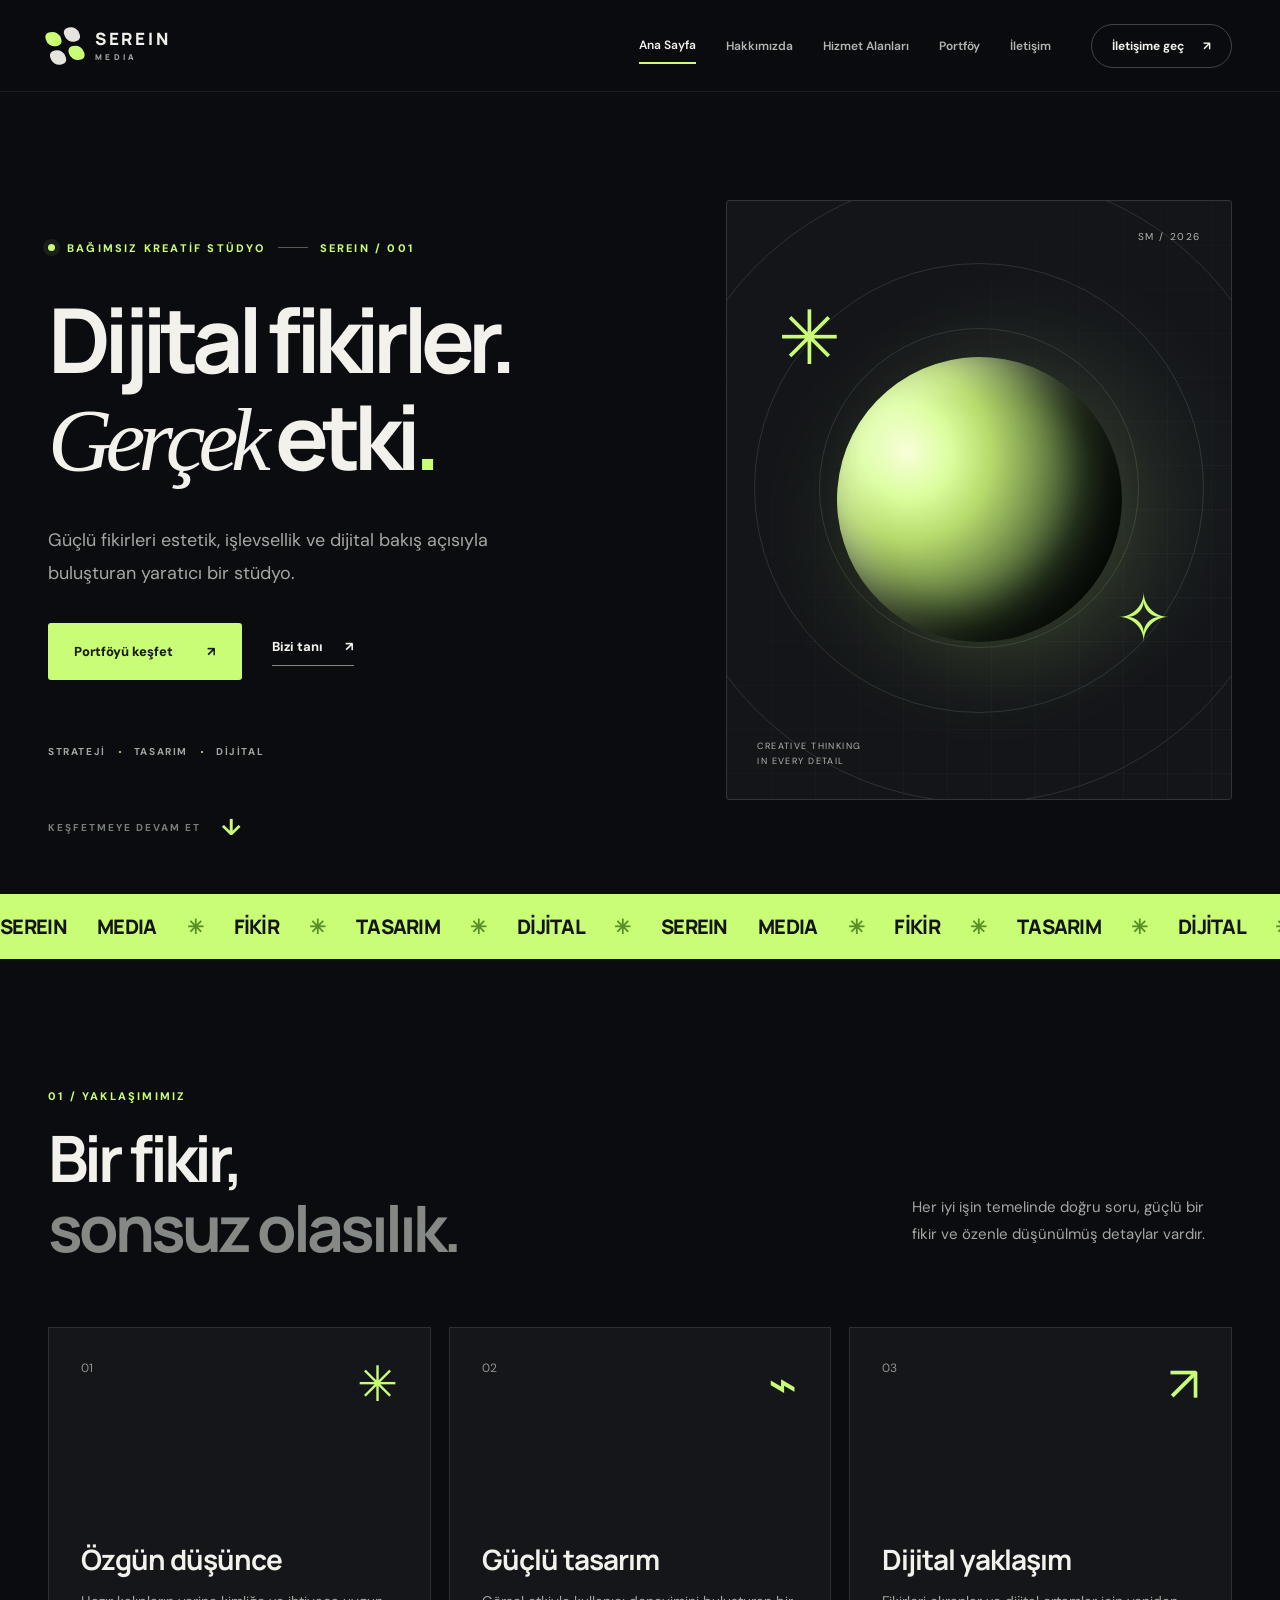
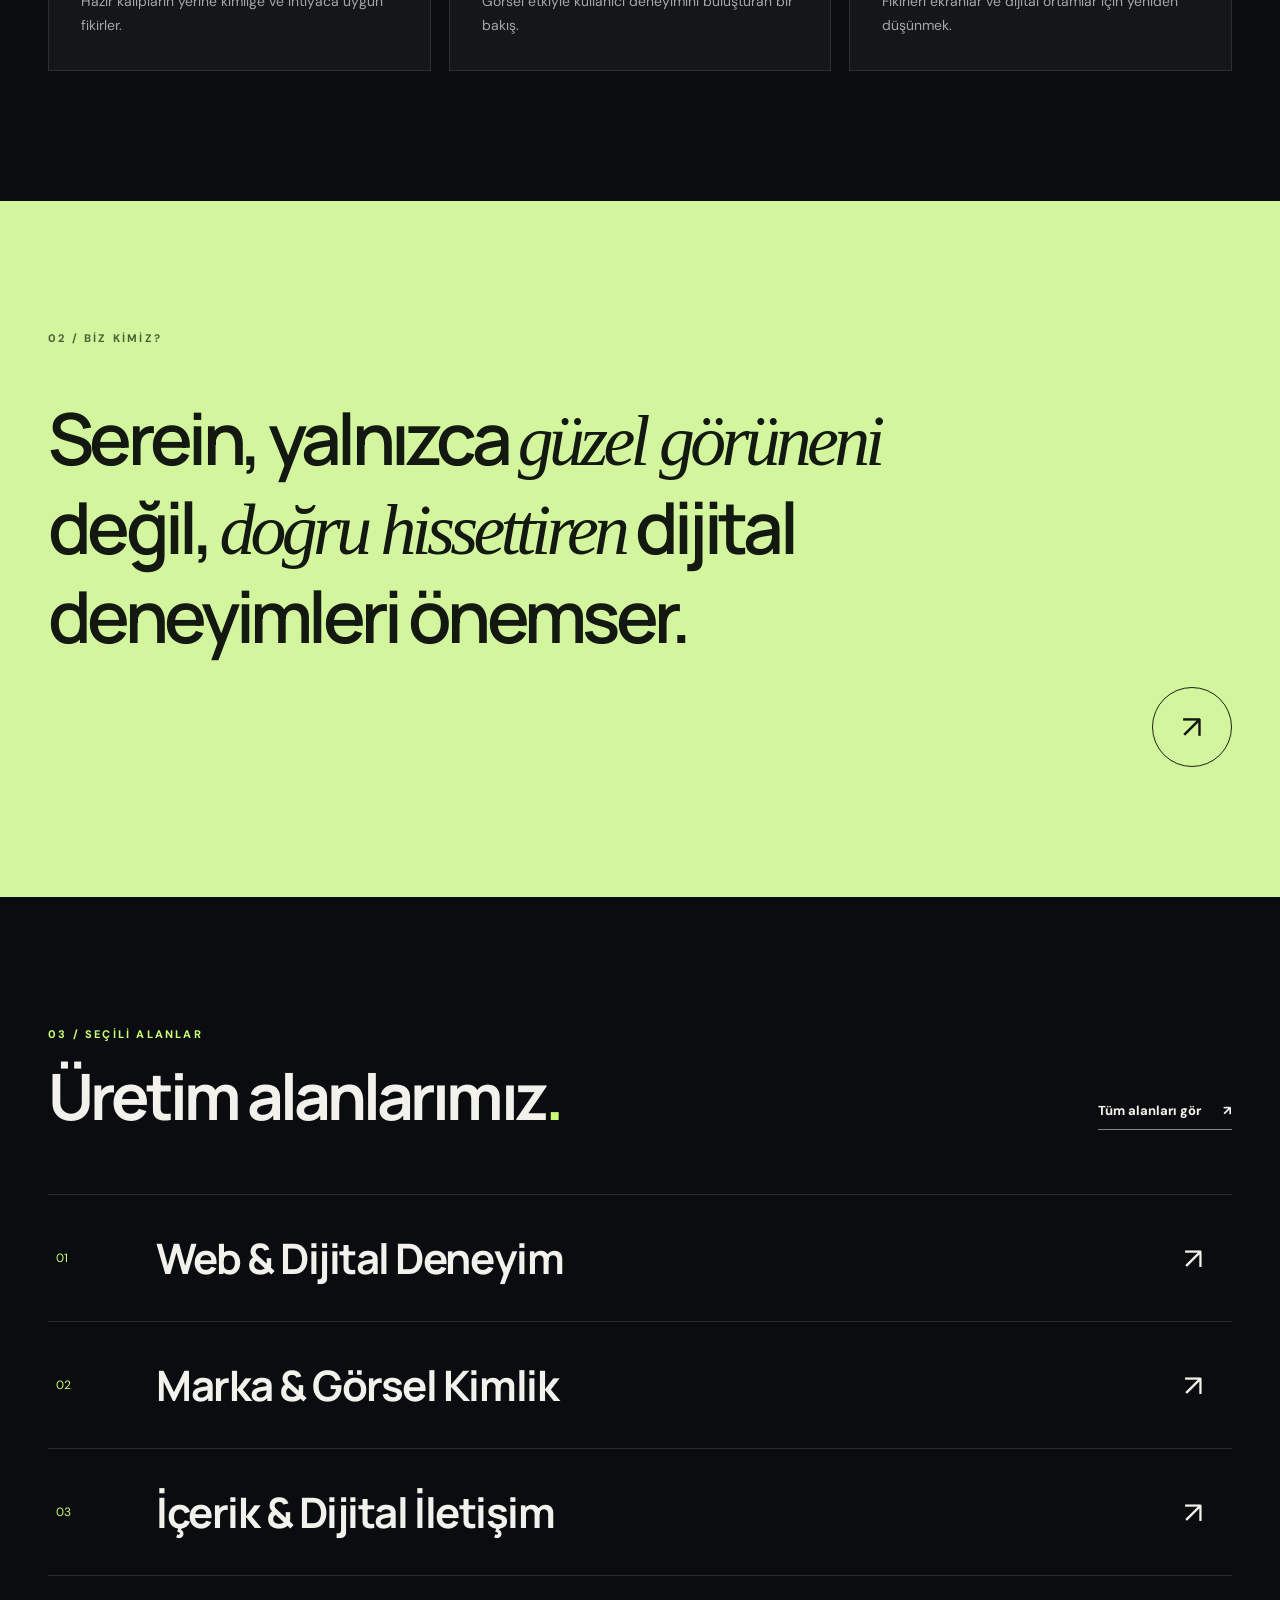
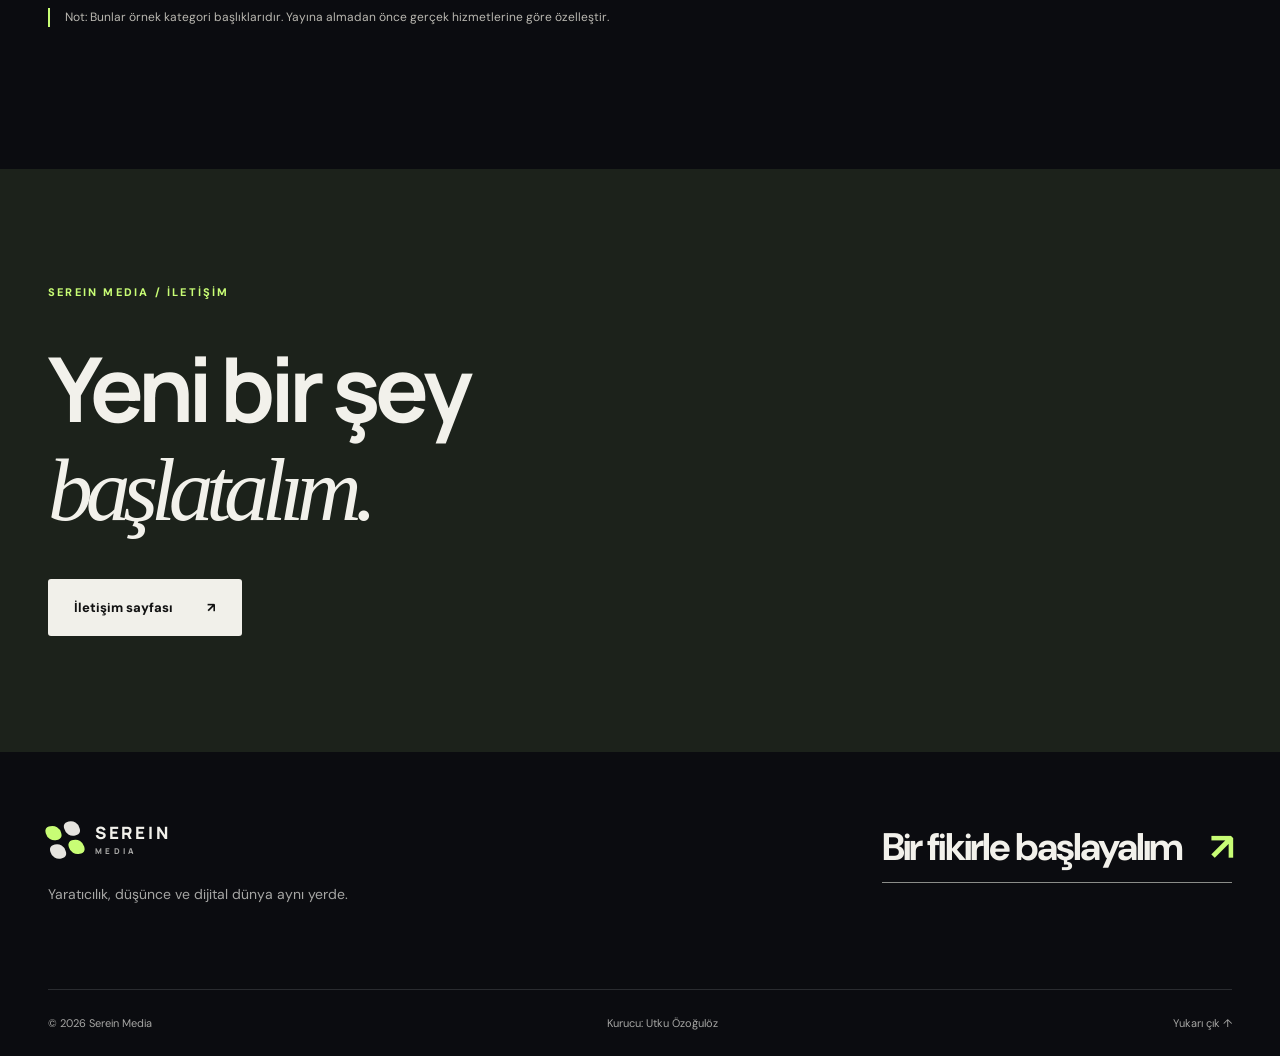
<file: index.html>
<!doctype html>
<html lang="tr">
<head>
  <meta charset="UTF-8">
  <meta name="viewport" content="width=device-width, initial-scale=1">
  <meta name="theme-color" content="#0b0c10">
  <meta name="description" content="Serein Media: yaratıcı düşünce ve dijital tasarım odağında bağımsız stüdyo.">
  <meta name="author" content="Serein Media">
  <title>Serein Media | Kreatif Dijital Stüdyo</title>
  <link rel="icon" type="image/svg+xml" href="assets/favicon.svg">
  <link rel="stylesheet" href="assets/style.css">
  <script src="assets/main.js" defer></script>
</head>
<body data-page="home">
  <a class="skip-link" href="#icerik">İçeriğe geç</a>
  <div class="progress-bar" aria-hidden="true"></div>
  <header class="site-header" id="header">
    <div class="container header-inner">
      <a href="index.html" class="brand" aria-label="Serein Media ana sayfa">
        <span class="brand-icon" aria-hidden="true"><span></span><span></span><span></span><span></span></span>
        <span class="brand-name">SEREIN<span>MEDIA</span></span>
      </a>
      <button class="menu-toggle" aria-expanded="false" aria-controls="primary-menu" aria-label="Menüyü aç"><span></span><span></span></button>
      <nav class="primary-nav" id="primary-menu" aria-label="Ana menü">
       <a href="index.html" class="nav-link active" aria-current="page">Ana Sayfa</a>
<a href="hakkimizda.html" class="nav-link " >Hakkımızda</a>
<a href="hizmetler.html" class="nav-link " >Hizmet Alanları</a>
<a href="portfoy.html" class="nav-link " >Portföy</a>
<a href="iletisim.html" class="nav-link " >İletişim</a>
      </nav>
      <a class="header-cta" href="iletisim.html">İletişime geç <span aria-hidden="true">↗</span></a>
    </div>
  </header>
  <main id="icerik">
  <section class="hero section-pad">
  <div class="container hero-grid">
    <div class="hero-copy">
      <div class="eyebrow"><span class="pulse"></span> Bağımsız kreatif stüdyo <span class="eyebrow-line"></span> SEREIN / 001</div>
      <h1>Dijital fikirler.<br><span class="serif-accent">Gerçek</span> etki<span class="accent-dot">.</span></h1>
      <p class="lead">Güçlü fikirleri estetik, işlevsellik ve dijital bakış açısıyla buluşturan yaratıcı bir stüdyo.</p>
      <div class="hero-actions"><a href="portfoy.html" class="button button-accent">Portföyü keşfet <span>↗</span></a><a href="hakkimizda.html" class="text-link">Bizi tanı <span>↗</span></a></div>
      <div class="hero-index"><span>STRATEJİ</span><i></i><span>TASARIM</span><i></i><span>DİJİTAL</span></div>
    </div>
    <div class="hero-art" aria-label="Serein Media için soyut, üç boyut etkili görsel kompozisyon" role="img">
       <div class="hero-art-grid"></div><div class="hero-orbit orbit-one"></div><div class="hero-orbit orbit-two"></div><div class="hero-orbit orbit-three"></div><div class="orb-wrap"><div class="orb"></div></div><span class="art-star star-a">✳</span><span class="art-star star-b">✧</span><span class="art-caption">CREATIVE THINKING<br>IN EVERY DETAIL</span><span class="art-number">SM / 2026</span>
    </div>
  </div>
  <div class="container scroll-hint"><span>KEŞFETMEYE DEVAM ET</span><span class="down-arrow">↓</span></div>
</section>
<div class="marquee" aria-hidden="true"><div class="marquee-track">SEREIN MEDIA <b>✳</b> FİKİR <b>✳</b> TASARIM <b>✳</b> DİJİTAL <b>✳</b> SEREIN MEDIA <b>✳</b> FİKİR <b>✳</b> TASARIM <b>✳</b> DİJİTAL <b>✳</b></div></div>
<section class="section-pad features" id="yaklasim"><div class="container"><div class="section-head reveal"><div><p class="kicker">01 / YAKLAŞIMIMIZ</p><h2>Bir fikir,<br><span class="muted-heading">sonsuz olasılık.</span></h2></div><p>Her iyi işin temelinde doğru soru, güçlü bir fikir ve özenle düşünülmüş detaylar vardır.</p></div>
<div class="feature-grid"><article class="feature-card reveal"><div class="feature-top"><span>01</span><span class="feature-icon">✳</span></div><h3>Özgün düşünce</h3><p>Hazır kalıpların yerine kimliğe ve ihtiyaca uygun fikirler.</p></article><article class="feature-card reveal"><div class="feature-top"><span>02</span><span class="feature-icon">⌁</span></div><h3>Güçlü tasarım</h3><p>Görsel etkiyle kullanıcı deneyimini buluşturan bir bakış.</p></article><article class="feature-card reveal"><div class="feature-top"><span>03</span><span class="feature-icon">↗</span></div><h3>Dijital yaklaşım</h3><p>Fikirleri ekranlar ve dijital ortamlar için yeniden düşünmek.</p></article></div></div></section>
<section class="statement section-pad"><div class="container"><p class="kicker">02 / BİZ KİMİZ?</p><p class="statement-text reveal">Serein, yalnızca <em>güzel görüneni</em> değil, <em>doğru hissettiren</em> dijital deneyimleri önemser.</p><a href="hakkimizda.html" class="round-link" aria-label="Hakkımızda sayfasına git">↗</a></div></section>
<section class="section-pad work-teaser"><div class="container"><div class="section-head reveal"><div><p class="kicker">03 / SEÇİLİ ALANLAR</p><h2>Üretim alanlarımız<span class="accent-dot">.</span></h2></div><a class="text-link" href="hizmetler.html">Tüm alanları gör <span>↗</span></a></div><div class="teaser-list"><a href="hizmetler.html#web" class="teaser-row reveal"><span>01</span><h3>Web & Dijital Deneyim</h3><span>↗</span></a><a href="hizmetler.html#kimlik" class="teaser-row reveal"><span>02</span><h3>Marka & Görsel Kimlik</h3><span>↗</span></a><a href="hizmetler.html#icerik" class="teaser-row reveal"><span>03</span><h3>İçerik & Dijital İletişim</h3><span>↗</span></a></div><p class="editorial-note">Not: Bunlar örnek kategori başlıklarıdır. Yayına almadan önce gerçek hizmetlerine göre özelleştir.</p></div></section>
<section class="closing-cta"><div class="container reveal"><p class="kicker">SEREIN MEDIA / İLETİŞİM</p><h2>Yeni bir şey<br><span class="serif-accent">başlatalım.</span></h2><a class="button button-light" href="iletisim.html">İletişim sayfası <span>↗</span></a></div></section>
  </main>
  <footer class="site-footer">
    <div class="container">
      <div class="footer-top">
        <div><a href="index.html" class="brand footer-brand"><span class="brand-icon" aria-hidden="true"><span></span><span></span><span></span><span></span></span><span class="brand-name">SEREIN<span>MEDIA</span></span></a><p>Yaratıcılık, düşünce ve dijital dünya aynı yerde.</p></div>
        <a href="iletisim.html" class="footer-talk">Bir fikirle başlayalım <span>↗</span></a>
      </div>
      <div class="footer-bottom"><span>© <span id="year">2026</span> Serein Media</span><span>Kurucu: Utku Özoğulöz</span><a href="#header">Yukarı çık ↑</a></div>
    </div>
  </footer>
</body>
</html>
</file>
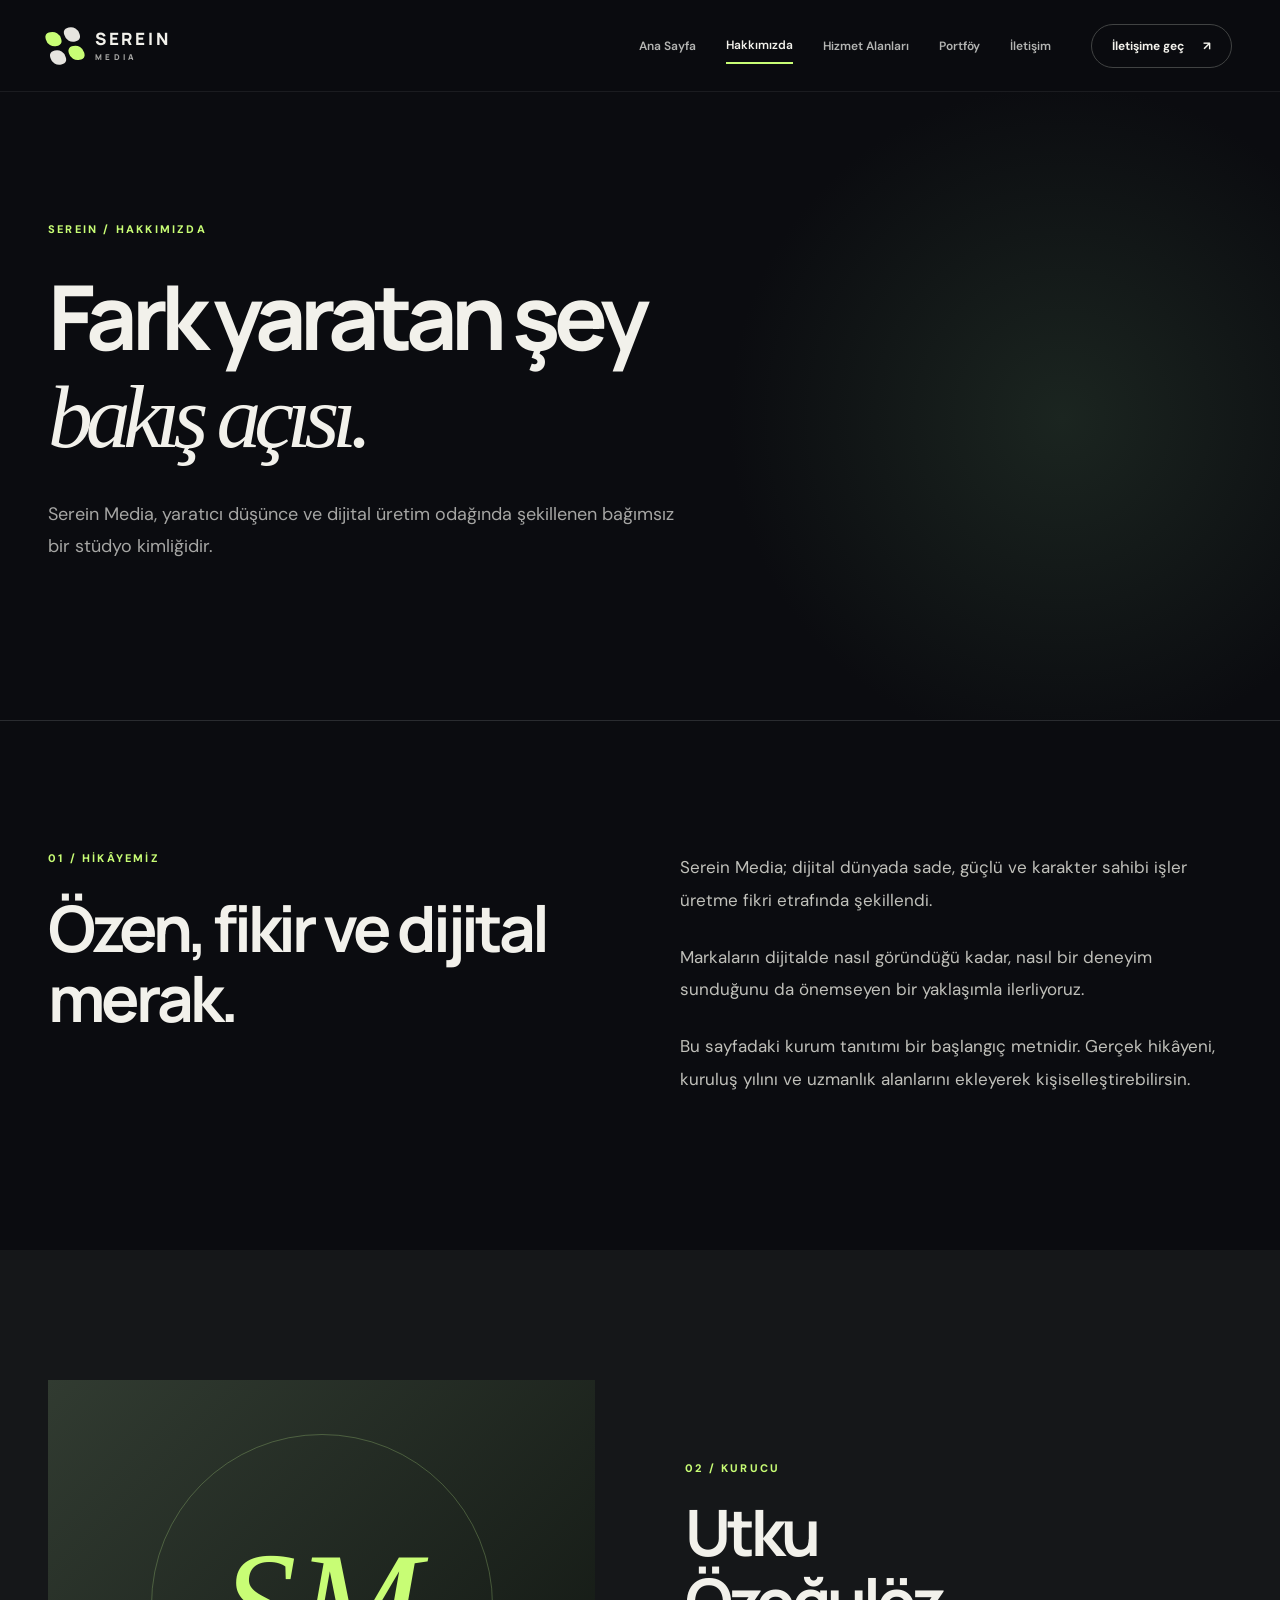
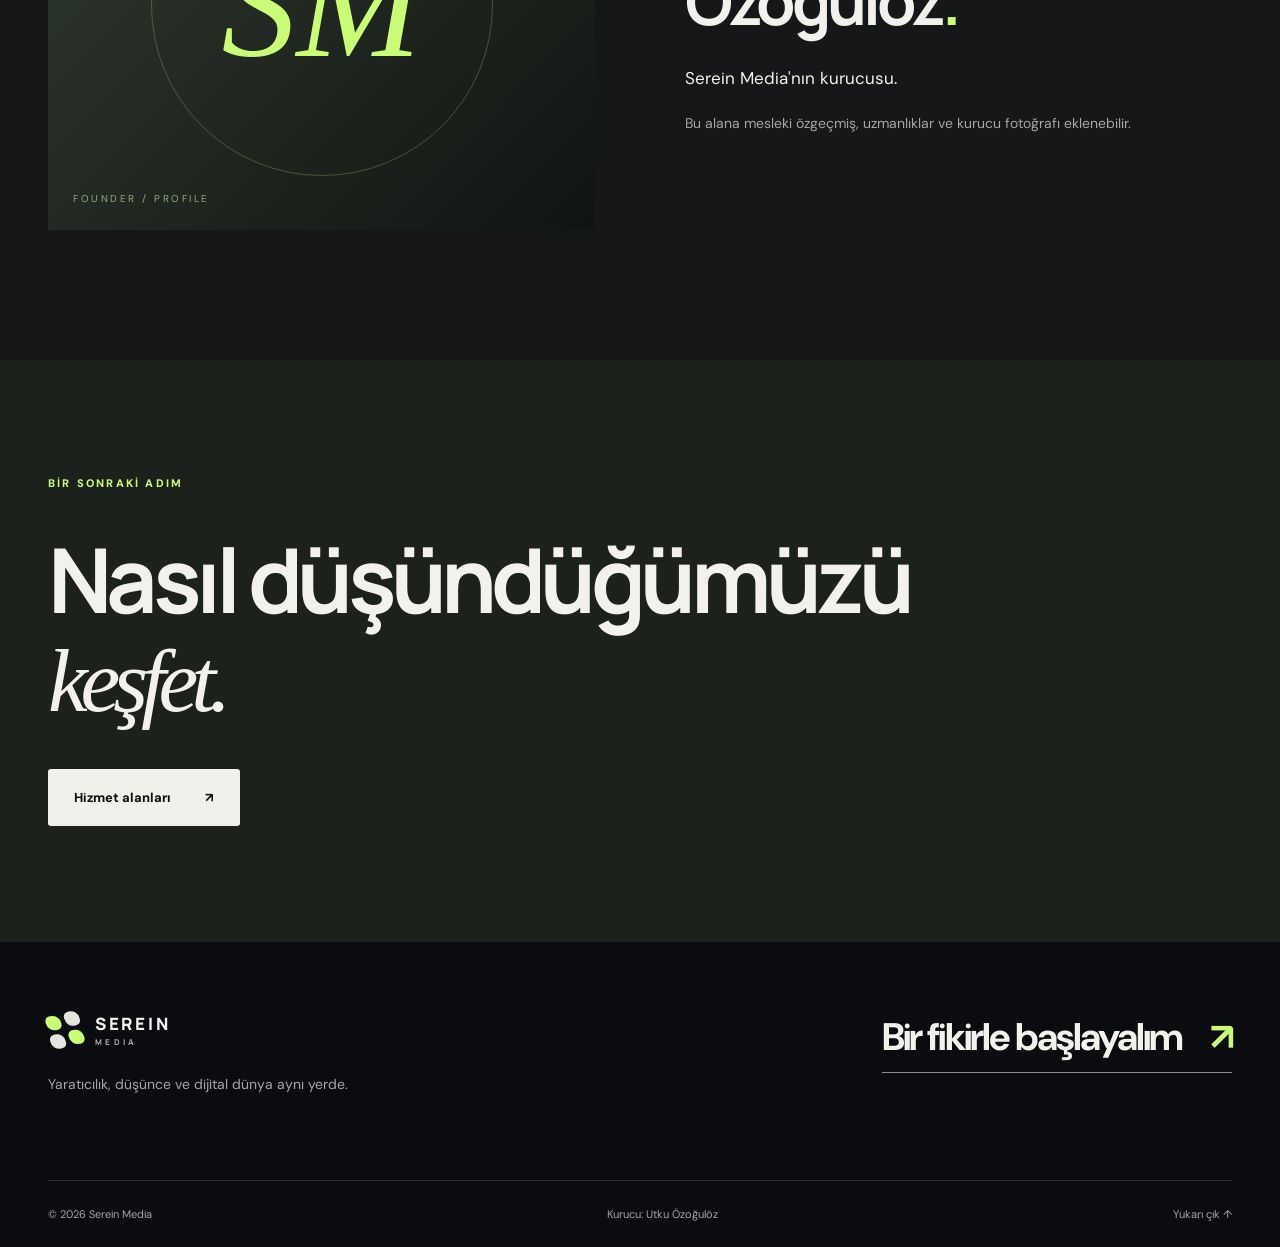
<file: hakkimizda.html>
<!doctype html>
<html lang="tr">
<head>
  <meta charset="UTF-8">
  <meta name="viewport" content="width=device-width, initial-scale=1">
  <meta name="theme-color" content="#0b0c10">
  <meta name="description" content="Serein Media hakkında ve kurucusu Utku Özoğulöz ile ilgili bilgiler.">
  <meta name="author" content="Serein Media">
  <title>Hakkımızda | Serein Media</title>
  <link rel="icon" type="image/svg+xml" href="assets/favicon.svg">
  <link rel="stylesheet" href="assets/style.css">
  <script src="assets/main.js" defer></script>
</head>
<body data-page="about">
  <a class="skip-link" href="#icerik">İçeriğe geç</a>
  <div class="progress-bar" aria-hidden="true"></div>
  <header class="site-header" id="header">
    <div class="container header-inner">
      <a href="index.html" class="brand" aria-label="Serein Media ana sayfa">
        <span class="brand-icon" aria-hidden="true"><span></span><span></span><span></span><span></span></span>
        <span class="brand-name">SEREIN<span>MEDIA</span></span>
      </a>
      <button class="menu-toggle" aria-expanded="false" aria-controls="primary-menu" aria-label="Menüyü aç"><span></span><span></span></button>
      <nav class="primary-nav" id="primary-menu" aria-label="Ana menü">
       <a href="index.html" class="nav-link " >Ana Sayfa</a>
<a href="hakkimizda.html" class="nav-link active" aria-current="page">Hakkımızda</a>
<a href="hizmetler.html" class="nav-link " >Hizmet Alanları</a>
<a href="portfoy.html" class="nav-link " >Portföy</a>
<a href="iletisim.html" class="nav-link " >İletişim</a>
      </nav>
      <a class="header-cta" href="iletisim.html">İletişime geç <span aria-hidden="true">↗</span></a>
    </div>
  </header>
  <main id="icerik">
  <section class="page-hero section-pad"><div class="container"><p class="kicker">SEREIN / HAKKIMIZDA</p><h1>Fark yaratan şey<br><span class="serif-accent">bakış açısı.</span></h1><p class="page-lead">Serein Media, yaratıcı düşünce ve dijital üretim odağında şekillenen bağımsız bir stüdyo kimliğidir.</p></div></section>
<section class="section-pad inner-section"><div class="container two-col"><div><p class="kicker">01 / HİKÂYEMİZ</p><h2>Özen, fikir ve dijital merak.</h2></div><div class="prose"><p>Serein Media; dijital dünyada sade, güçlü ve karakter sahibi işler üretme fikri etrafında şekillendi.</p><p>Markaların dijitalde nasıl göründüğü kadar, nasıl bir deneyim sunduğunu da önemseyen bir yaklaşımla ilerliyoruz.</p><p>Bu sayfadaki kurum tanıtımı bir başlangıç metnidir. Gerçek hikâyeni, kuruluş yılını ve uzmanlık alanlarını ekleyerek kişiselleştirebilirsin.</p></div></div></section>
<section class="section-pad founder"><div class="container founder-grid"><div class="founder-art"><span>SM</span><span>FOUNDER / PROFILE</span></div><div><p class="kicker">02 / KURUCU</p><h2>Utku<br>Özoğulöz<span class="accent-dot">.</span></h2><p>Serein Media'nın kurucusu.</p><p class="subtle">Bu alana mesleki özgeçmiş, uzmanlıklar ve kurucu fotoğrafı eklenebilir.</p></div></div></section>
<section class="closing-cta"><div class="container"><p class="kicker">BİR SONRAKİ ADIM</p><h2>Nasıl düşündüğümüzü<br><span class="serif-accent">keşfet.</span></h2><a class="button button-light" href="hizmetler.html">Hizmet alanları <span>↗</span></a></div></section>
  </main>
  <footer class="site-footer">
    <div class="container">
      <div class="footer-top">
        <div><a href="index.html" class="brand footer-brand"><span class="brand-icon" aria-hidden="true"><span></span><span></span><span></span><span></span></span><span class="brand-name">SEREIN<span>MEDIA</span></span></a><p>Yaratıcılık, düşünce ve dijital dünya aynı yerde.</p></div>
        <a href="iletisim.html" class="footer-talk">Bir fikirle başlayalım <span>↗</span></a>
      </div>
      <div class="footer-bottom"><span>© <span id="year">2026</span> Serein Media</span><span>Kurucu: Utku Özoğulöz</span><a href="#header">Yukarı çık ↑</a></div>
    </div>
  </footer>
</body>
</html>
</file>
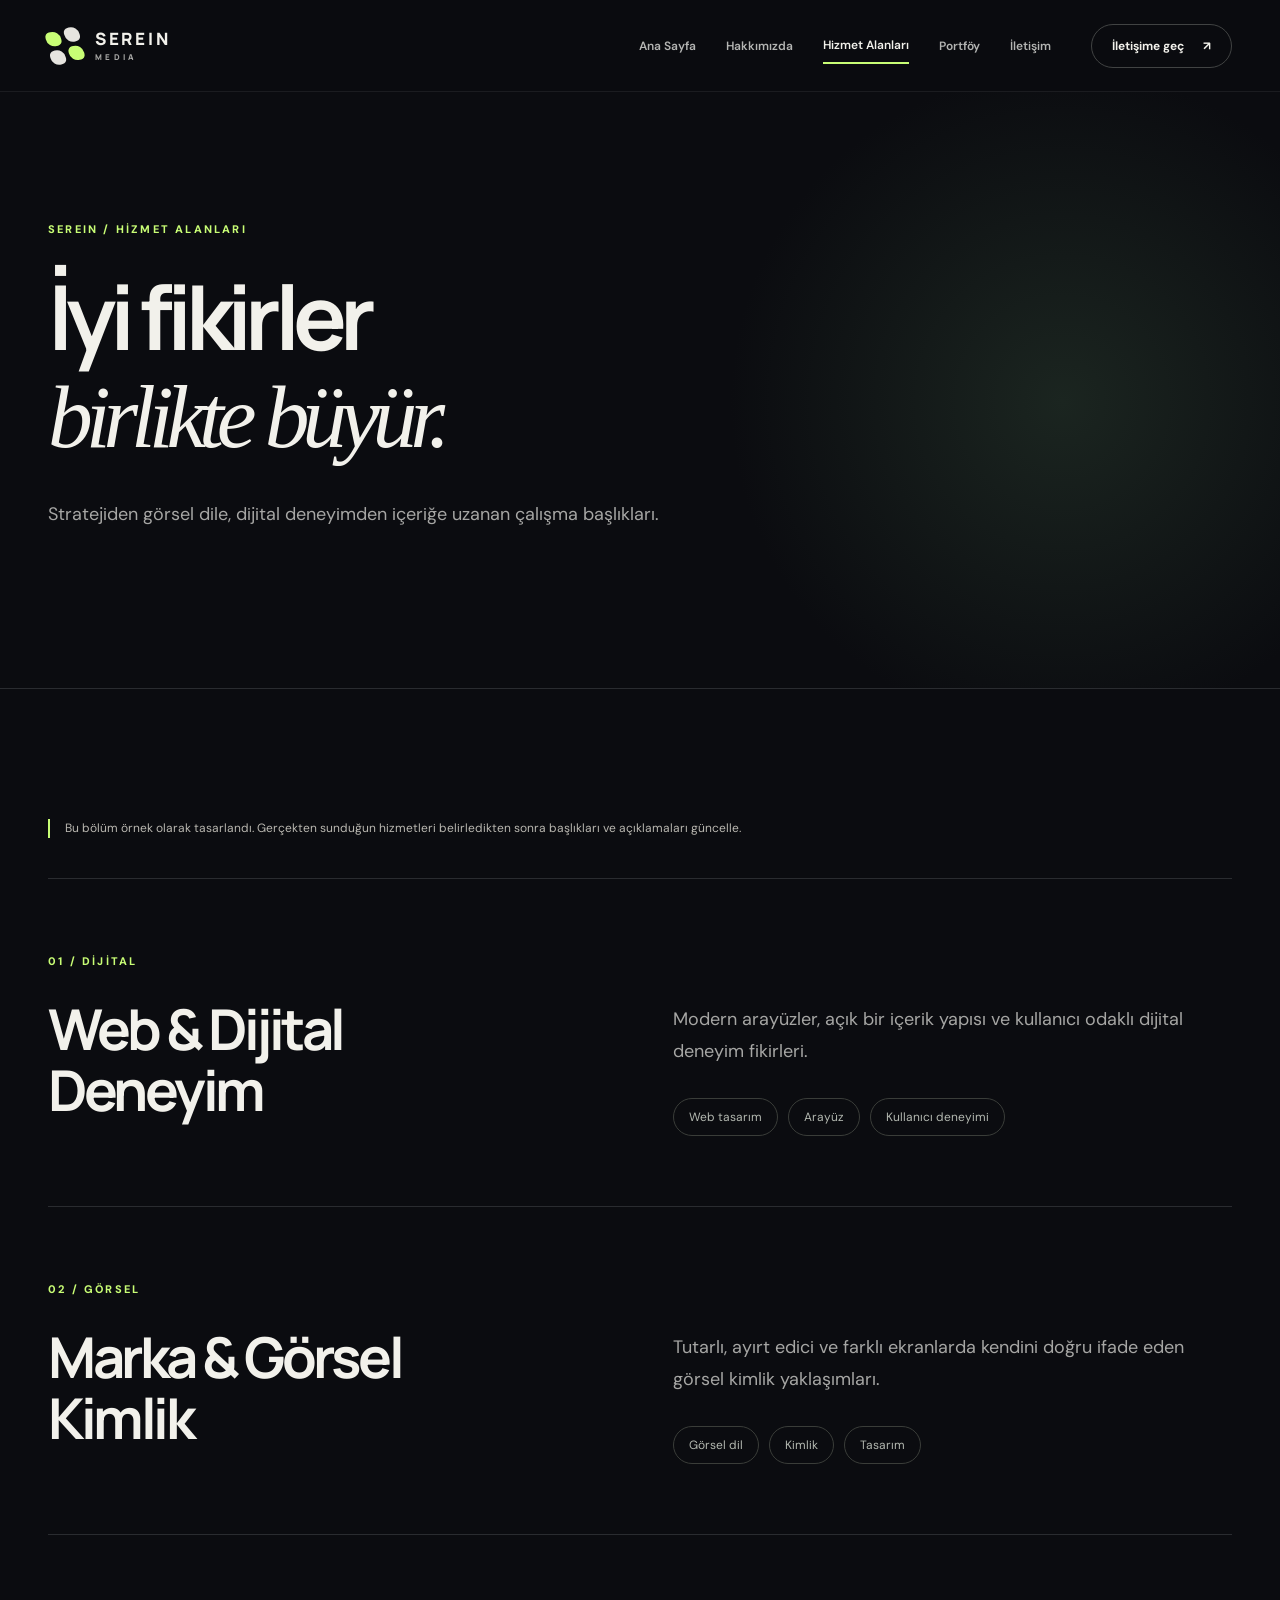
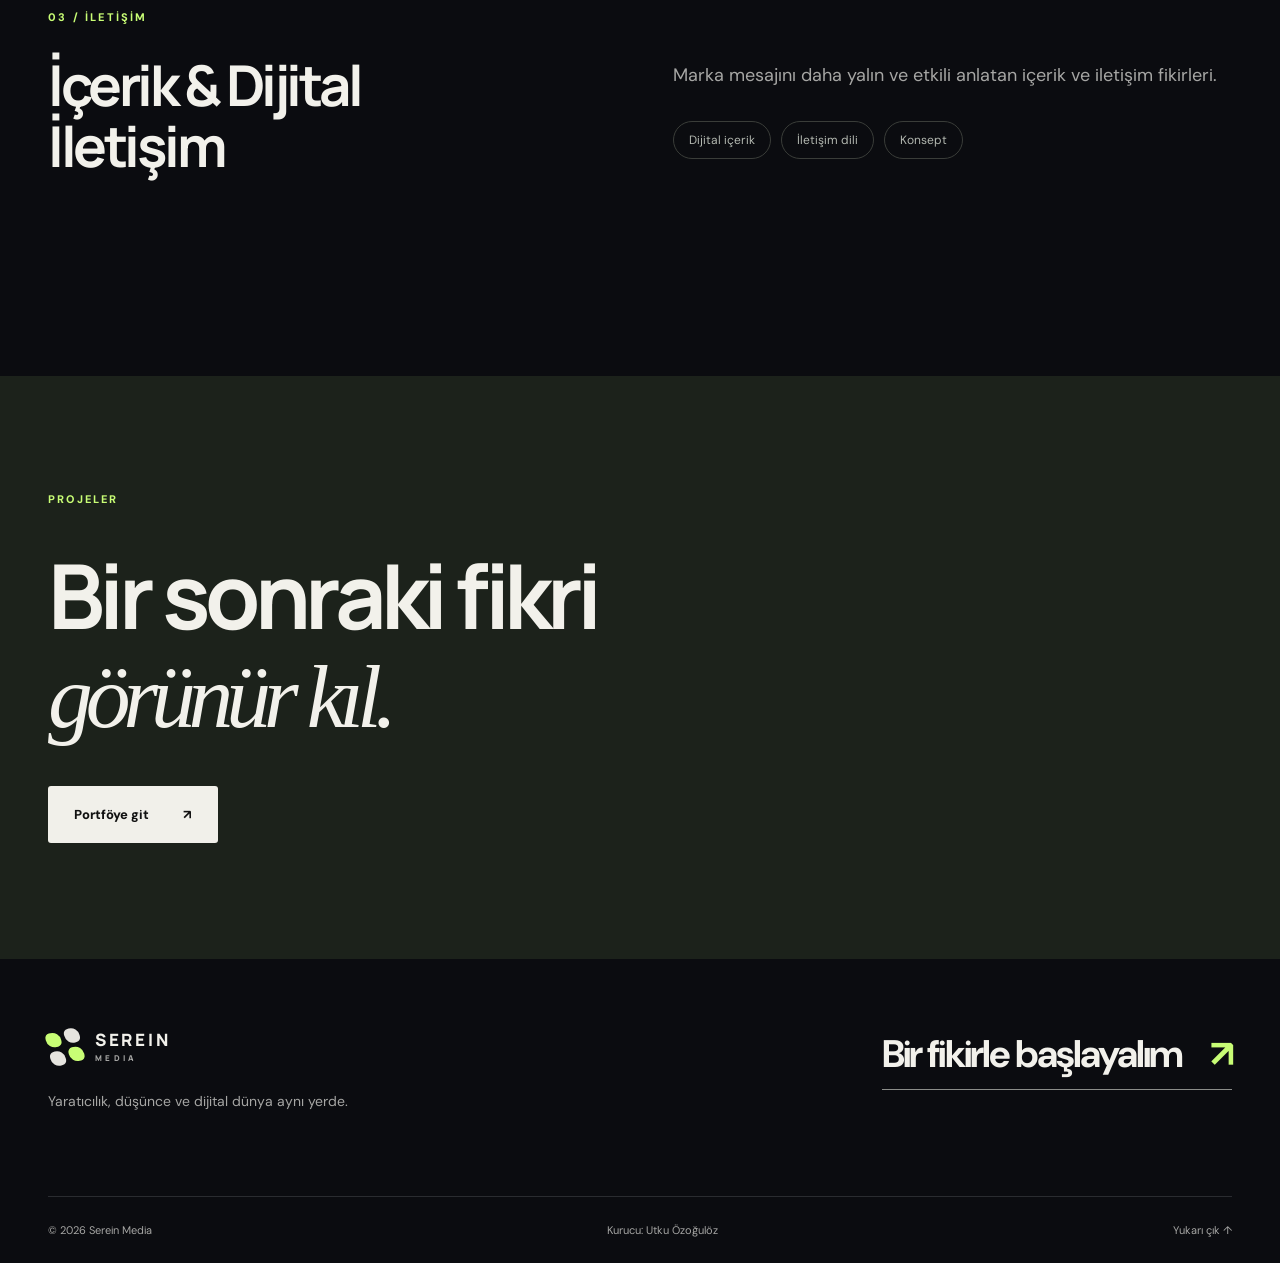
<file: hizmetler.html>
<!doctype html>
<html lang="tr">
<head>
  <meta charset="UTF-8">
  <meta name="viewport" content="width=device-width, initial-scale=1">
  <meta name="theme-color" content="#0b0c10">
  <meta name="description" content="Serein Media için web, tasarım ve dijital iletişim alanlarını tanıtan portföy taslağı.">
  <meta name="author" content="Serein Media">
  <title>Hizmet Alanları | Serein Media</title>
  <link rel="icon" type="image/svg+xml" href="assets/favicon.svg">
  <link rel="stylesheet" href="assets/style.css">
  <script src="assets/main.js" defer></script>
</head>
<body data-page="services">
  <a class="skip-link" href="#icerik">İçeriğe geç</a>
  <div class="progress-bar" aria-hidden="true"></div>
  <header class="site-header" id="header">
    <div class="container header-inner">
      <a href="index.html" class="brand" aria-label="Serein Media ana sayfa">
        <span class="brand-icon" aria-hidden="true"><span></span><span></span><span></span><span></span></span>
        <span class="brand-name">SEREIN<span>MEDIA</span></span>
      </a>
      <button class="menu-toggle" aria-expanded="false" aria-controls="primary-menu" aria-label="Menüyü aç"><span></span><span></span></button>
      <nav class="primary-nav" id="primary-menu" aria-label="Ana menü">
       <a href="index.html" class="nav-link " >Ana Sayfa</a>
<a href="hakkimizda.html" class="nav-link " >Hakkımızda</a>
<a href="hizmetler.html" class="nav-link active" aria-current="page">Hizmet Alanları</a>
<a href="portfoy.html" class="nav-link " >Portföy</a>
<a href="iletisim.html" class="nav-link " >İletişim</a>
      </nav>
      <a class="header-cta" href="iletisim.html">İletişime geç <span aria-hidden="true">↗</span></a>
    </div>
  </header>
  <main id="icerik">
  <section class="page-hero section-pad"><div class="container"><p class="kicker">SEREIN / HİZMET ALANLARI</p><h1>İyi fikirler<br><span class="serif-accent">birlikte büyür.</span></h1><p class="page-lead">Stratejiden görsel dile, dijital deneyimden içeriğe uzanan çalışma başlıkları.</p></div></section>
<section class="section-pad inner-section"><div class="container"><p class="editorial-note service-disclaimer">Bu bölüm örnek olarak tasarlandı. Gerçekten sunduğun hizmetleri belirledikten sonra başlıkları ve açıklamaları güncelle.</p>
<div class="service-block reveal" id="web"><div><span class="kicker">01 / DİJİTAL</span><h2>Web & Dijital<br>Deneyim</h2></div><div><p>Modern arayüzler, açık bir içerik yapısı ve kullanıcı odaklı dijital deneyim fikirleri.</p><div class="tag-row"><span>Web tasarım</span><span>Arayüz</span><span>Kullanıcı deneyimi</span></div></div></div>
<div class="service-block reveal" id="kimlik"><div><span class="kicker">02 / GÖRSEL</span><h2>Marka & Görsel<br>Kimlik</h2></div><div><p>Tutarlı, ayırt edici ve farklı ekranlarda kendini doğru ifade eden görsel kimlik yaklaşımları.</p><div class="tag-row"><span>Görsel dil</span><span>Kimlik</span><span>Tasarım</span></div></div></div>
<div class="service-block reveal" id="icerik"><div><span class="kicker">03 / İLETİŞİM</span><h2>İçerik & Dijital<br>İletişim</h2></div><div><p>Marka mesajını daha yalın ve etkili anlatan içerik ve iletişim fikirleri.</p><div class="tag-row"><span>Dijital içerik</span><span>İletişim dili</span><span>Konsept</span></div></div></div>
</div></section><section class="closing-cta"><div class="container"><p class="kicker">PROJELER</p><h2>Bir sonraki fikri<br><span class="serif-accent">görünür kıl.</span></h2><a class="button button-light" href="portfoy.html">Portföye git <span>↗</span></a></div></section>
  </main>
  <footer class="site-footer">
    <div class="container">
      <div class="footer-top">
        <div><a href="index.html" class="brand footer-brand"><span class="brand-icon" aria-hidden="true"><span></span><span></span><span></span><span></span></span><span class="brand-name">SEREIN<span>MEDIA</span></span></a><p>Yaratıcılık, düşünce ve dijital dünya aynı yerde.</p></div>
        <a href="iletisim.html" class="footer-talk">Bir fikirle başlayalım <span>↗</span></a>
      </div>
      <div class="footer-bottom"><span>© <span id="year">2026</span> Serein Media</span><span>Kurucu: Utku Özoğulöz</span><a href="#header">Yukarı çık ↑</a></div>
    </div>
  </footer>
</body>
</html>
</file>
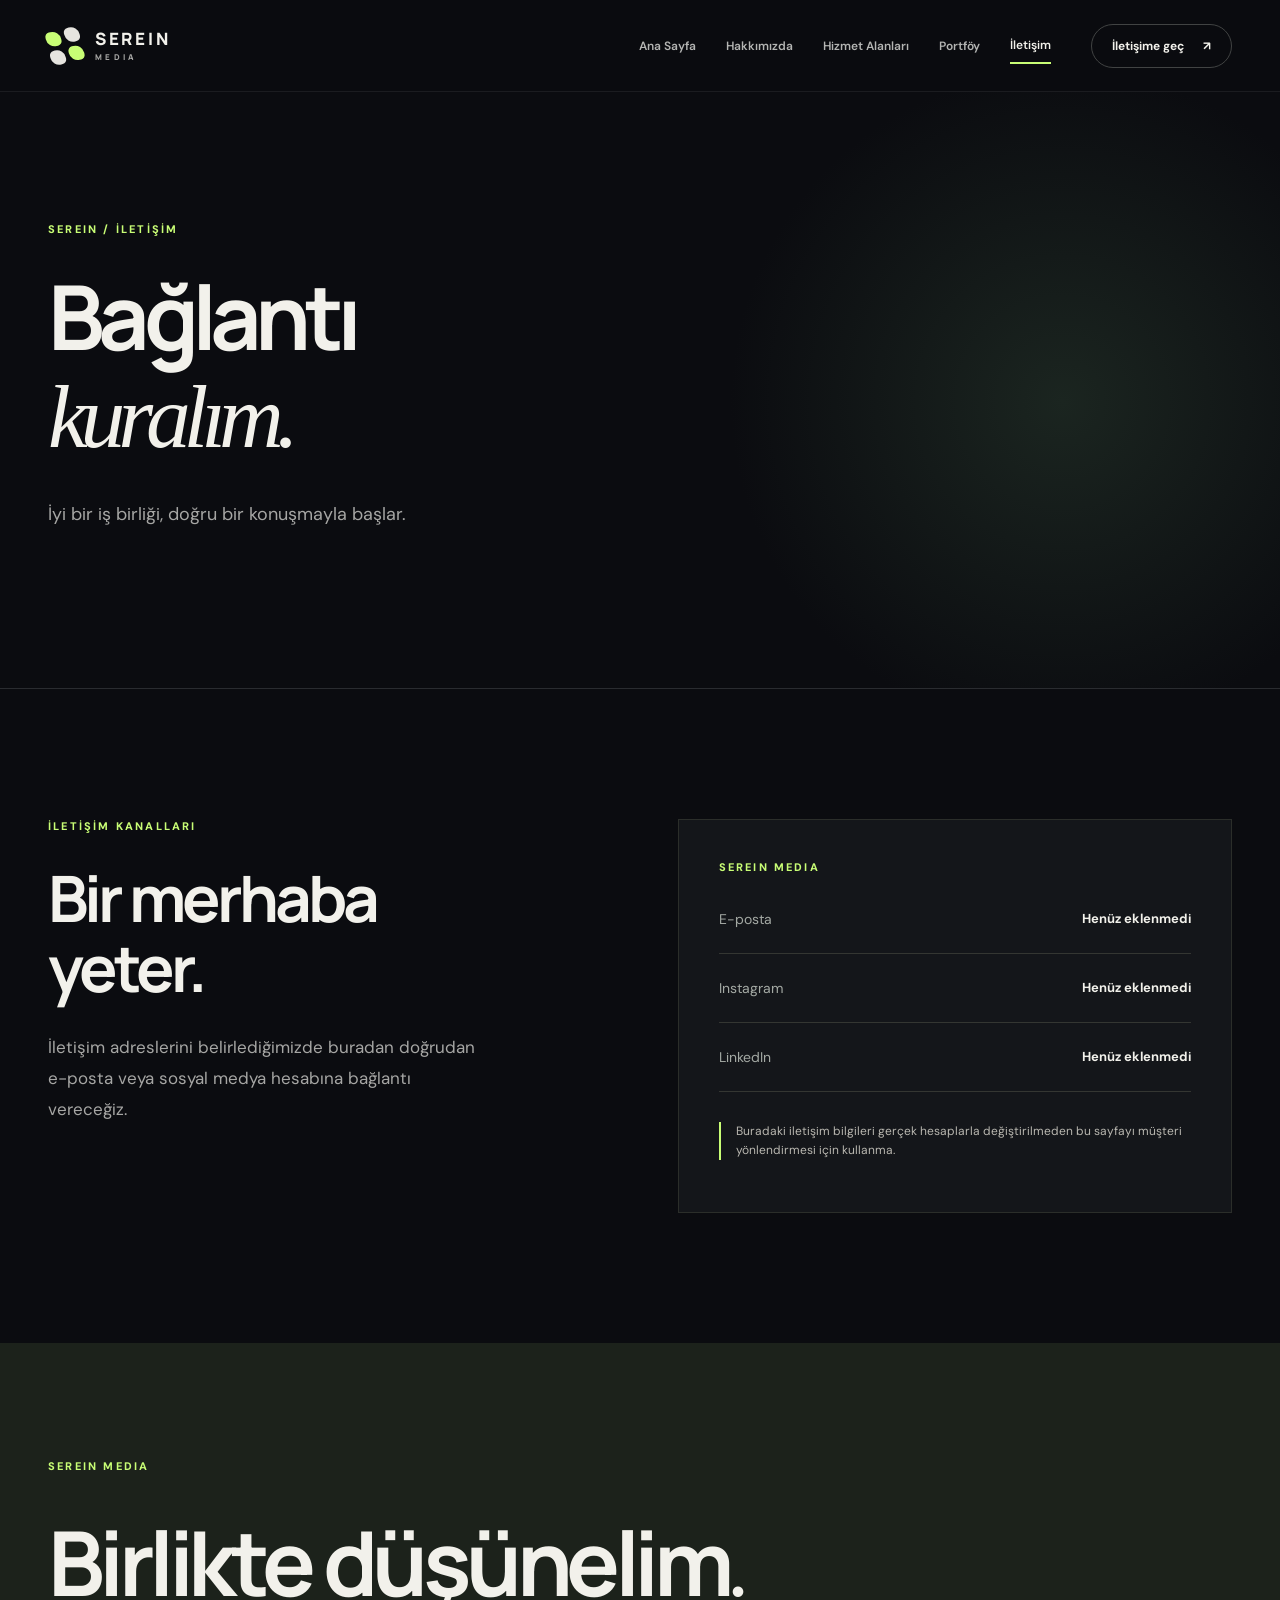
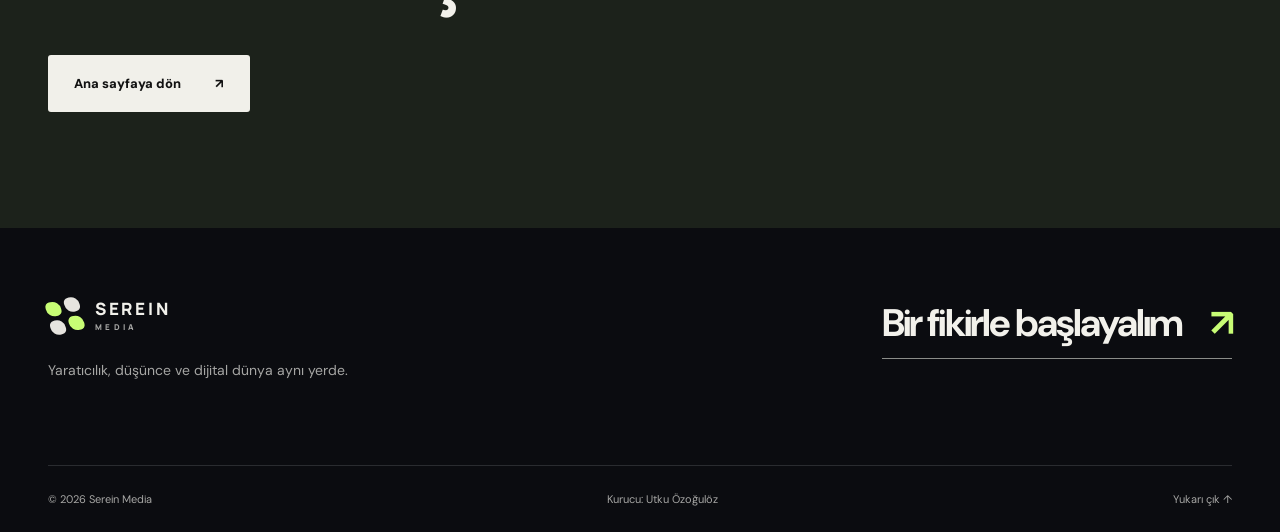
<file: iletisim.html>
<!doctype html>
<html lang="tr">
<head>
  <meta charset="UTF-8">
  <meta name="viewport" content="width=device-width, initial-scale=1">
  <meta name="theme-color" content="#0b0c10">
  <meta name="description" content="Serein Media iletişim bilgileri için hazırlanan sayfa.">
  <meta name="author" content="Serein Media">
  <title>İletişim | Serein Media</title>
  <link rel="icon" type="image/svg+xml" href="assets/favicon.svg">
  <link rel="stylesheet" href="assets/style.css">
  <script src="assets/main.js" defer></script>
</head>
<body data-page="contact">
  <a class="skip-link" href="#icerik">İçeriğe geç</a>
  <div class="progress-bar" aria-hidden="true"></div>
  <header class="site-header" id="header">
    <div class="container header-inner">
      <a href="index.html" class="brand" aria-label="Serein Media ana sayfa">
        <span class="brand-icon" aria-hidden="true"><span></span><span></span><span></span><span></span></span>
        <span class="brand-name">SEREIN<span>MEDIA</span></span>
      </a>
      <button class="menu-toggle" aria-expanded="false" aria-controls="primary-menu" aria-label="Menüyü aç"><span></span><span></span></button>
      <nav class="primary-nav" id="primary-menu" aria-label="Ana menü">
       <a href="index.html" class="nav-link " >Ana Sayfa</a>
<a href="hakkimizda.html" class="nav-link " >Hakkımızda</a>
<a href="hizmetler.html" class="nav-link " >Hizmet Alanları</a>
<a href="portfoy.html" class="nav-link " >Portföy</a>
<a href="iletisim.html" class="nav-link active" aria-current="page">İletişim</a>
      </nav>
      <a class="header-cta" href="iletisim.html">İletişime geç <span aria-hidden="true">↗</span></a>
    </div>
  </header>
  <main id="icerik">
  <section class="page-hero section-pad"><div class="container"><p class="kicker">SEREIN / İLETİŞİM</p><h1>Bağlantı<br><span class="serif-accent">kuralım.</span></h1><p class="page-lead">İyi bir iş birliği, doğru bir konuşmayla başlar.</p></div></section><section class="section-pad inner-section"><div class="container contact-grid"><div><p class="kicker">İLETİŞİM KANALLARI</p><h2>Bir merhaba<br>yeter.</h2><p>İletişim adreslerini belirlediğimizde buradan doğrudan e-posta veya sosyal medya hesabına bağlantı vereceğiz.</p></div><div class="contact-panel"><p class="kicker">SEREIN MEDIA</p><div class="contact-line"><span>E-posta</span><strong>Henüz eklenmedi</strong></div><div class="contact-line"><span>Instagram</span><strong>Henüz eklenmedi</strong></div><div class="contact-line"><span>LinkedIn</span><strong>Henüz eklenmedi</strong></div><p class="editorial-note">Buradaki iletişim bilgileri gerçek hesaplarla değiştirilmeden bu sayfayı müşteri yönlendirmesi için kullanma.</p></div></div></section><section class="closing-cta"><div class="container"><p class="kicker">SEREIN MEDIA</p><h2>Birlikte düşünelim<span class="serif-accent">.</span></h2><a class="button button-light" href="index.html">Ana sayfaya dön <span>↗</span></a></div></section>
  </main>
  <footer class="site-footer">
    <div class="container">
      <div class="footer-top">
        <div><a href="index.html" class="brand footer-brand"><span class="brand-icon" aria-hidden="true"><span></span><span></span><span></span><span></span></span><span class="brand-name">SEREIN<span>MEDIA</span></span></a><p>Yaratıcılık, düşünce ve dijital dünya aynı yerde.</p></div>
        <a href="iletisim.html" class="footer-talk">Bir fikirle başlayalım <span>↗</span></a>
      </div>
      <div class="footer-bottom"><span>© <span id="year">2026</span> Serein Media</span><span>Kurucu: Utku Özoğulöz</span><a href="#header">Yukarı çık ↑</a></div>
    </div>
  </footer>
</body>
</html>
</file>
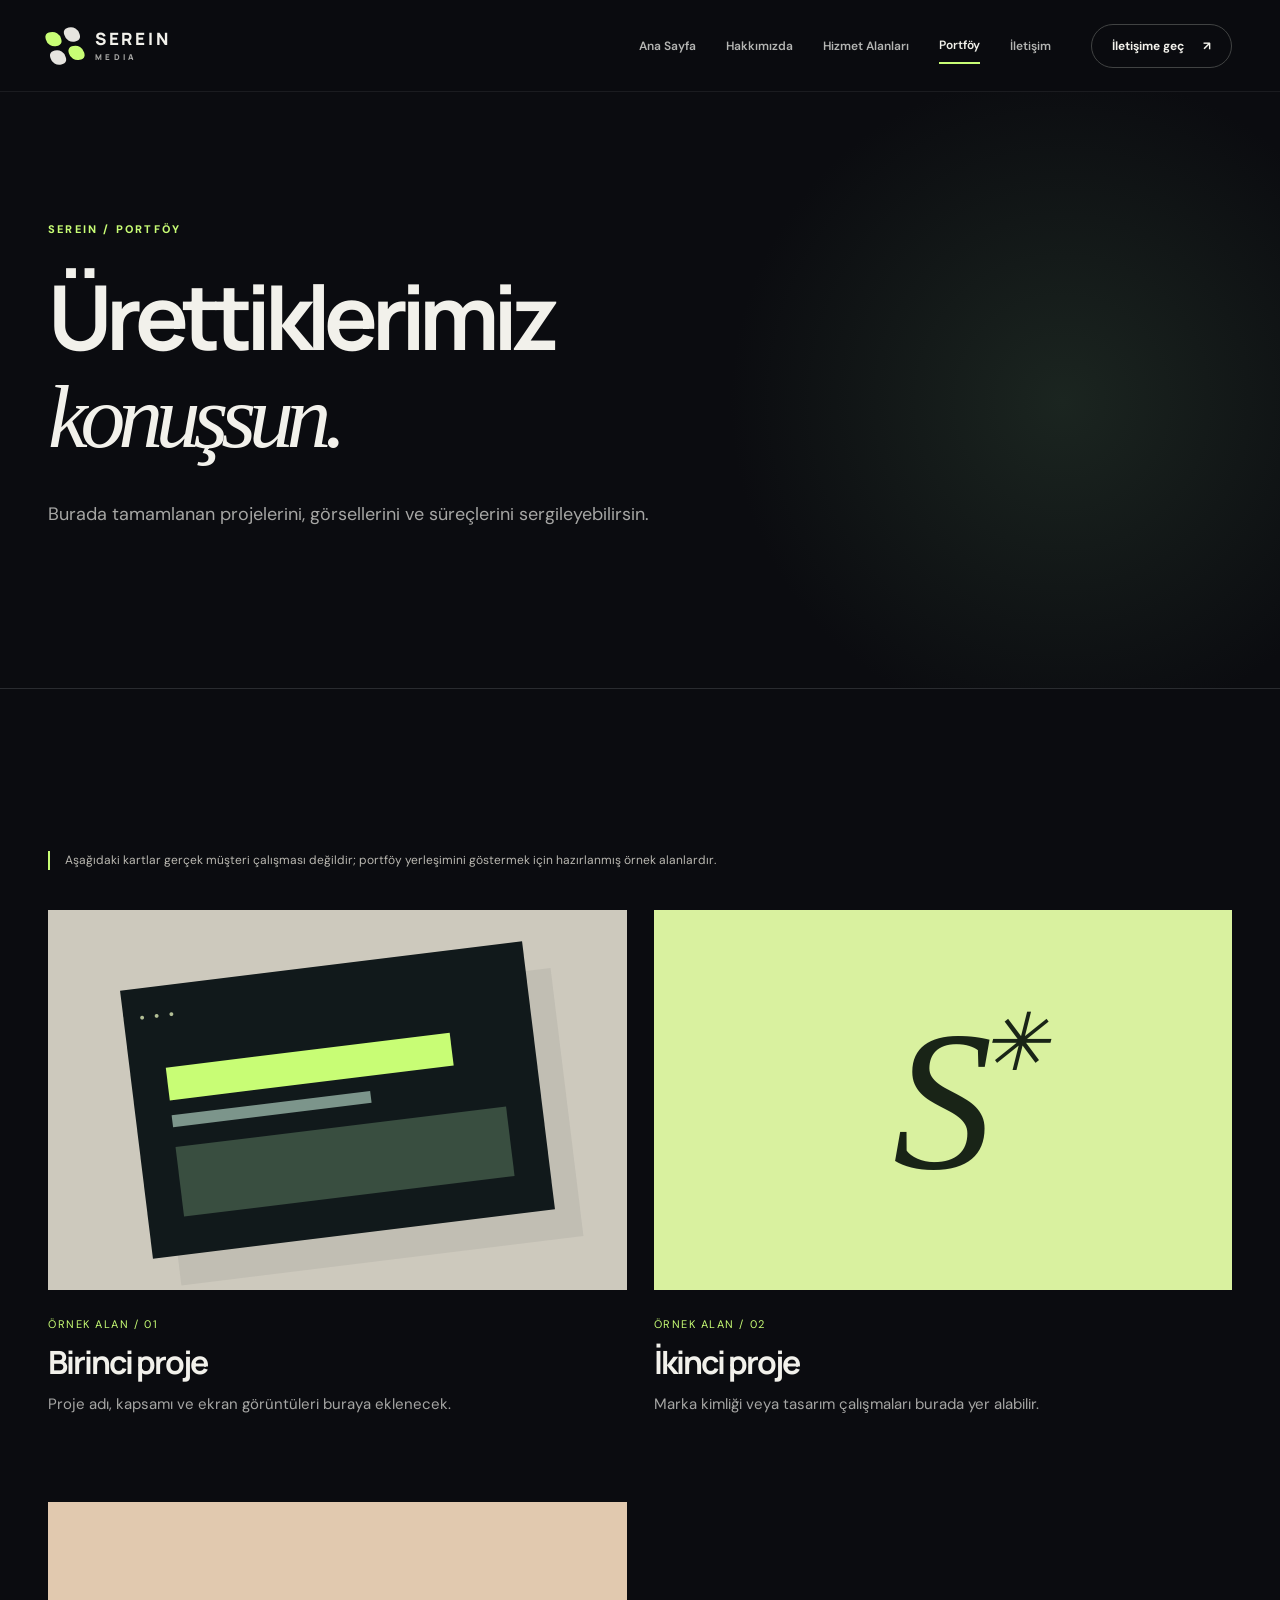
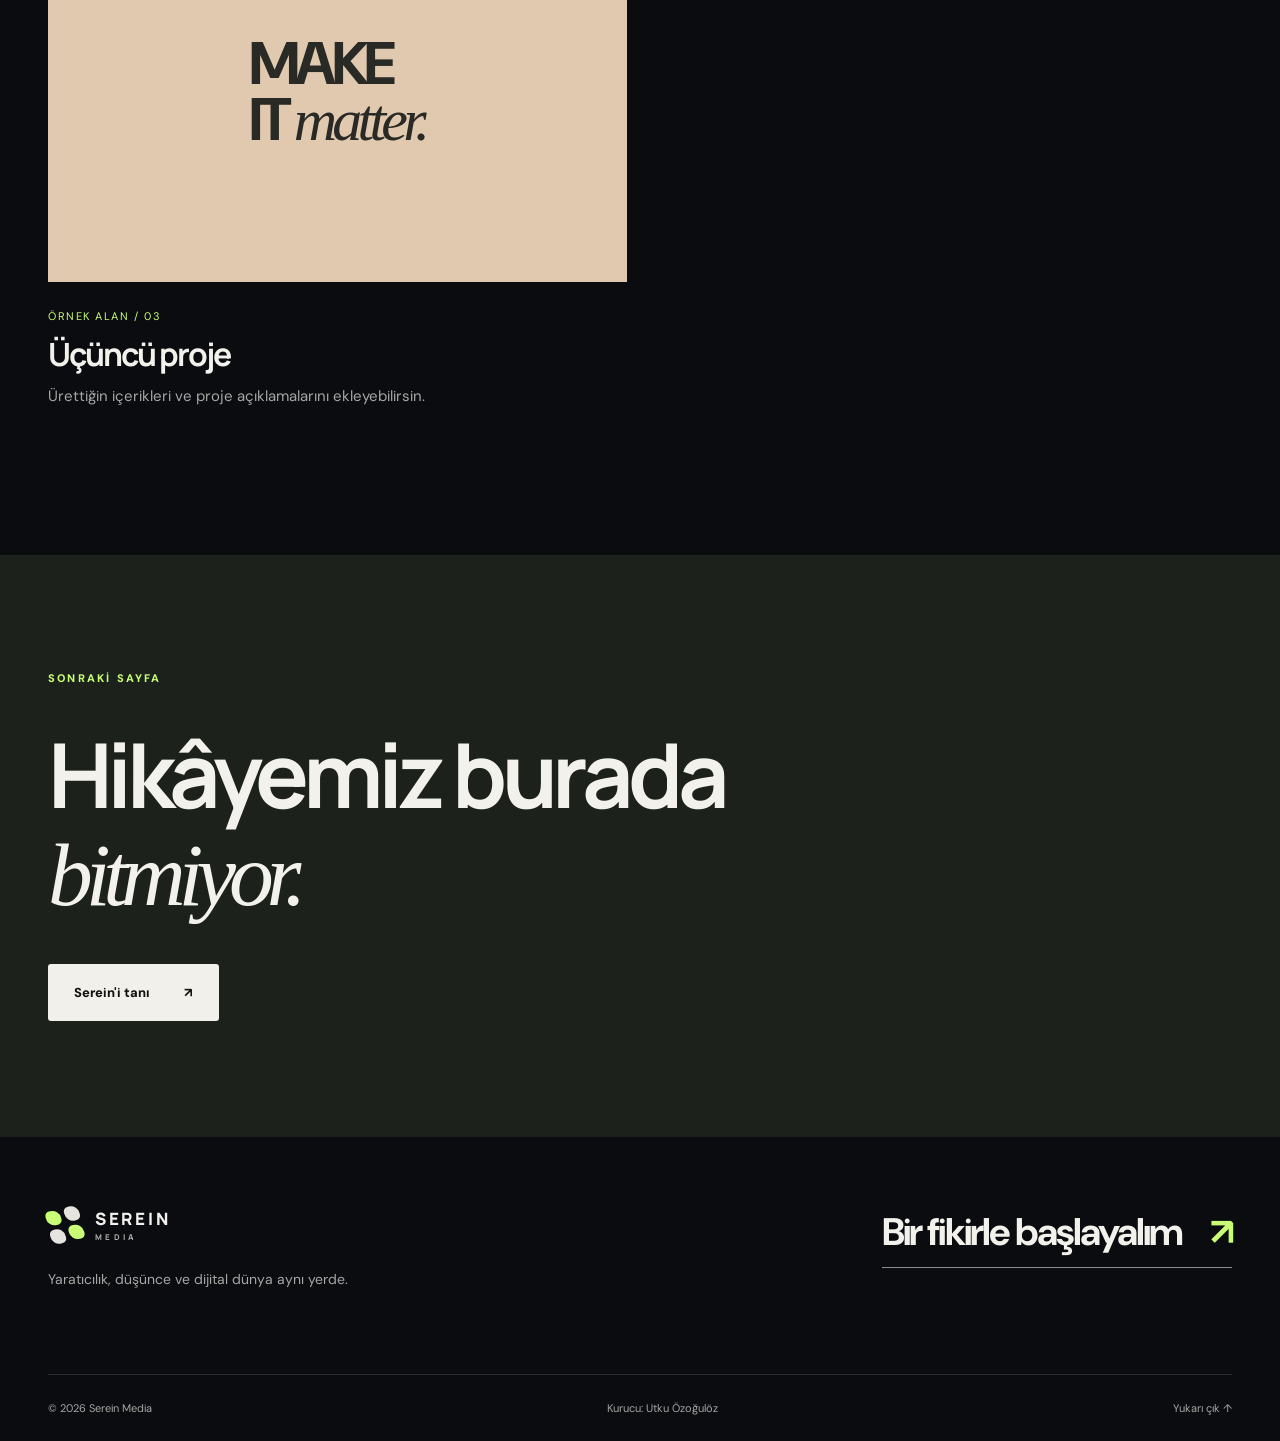
<file: portfoy.html>
<!doctype html>
<html lang="tr">
<head>
  <meta charset="UTF-8">
  <meta name="viewport" content="width=device-width, initial-scale=1">
  <meta name="theme-color" content="#0b0c10">
  <meta name="description" content="Serein Media portföy alanı ve proje sunum taslağı.">
  <meta name="author" content="Serein Media">
  <title>Portföy | Serein Media</title>
  <link rel="icon" type="image/svg+xml" href="assets/favicon.svg">
  <link rel="stylesheet" href="assets/style.css">
  <script src="assets/main.js" defer></script>
</head>
<body data-page="portfolio">
  <a class="skip-link" href="#icerik">İçeriğe geç</a>
  <div class="progress-bar" aria-hidden="true"></div>
  <header class="site-header" id="header">
    <div class="container header-inner">
      <a href="index.html" class="brand" aria-label="Serein Media ana sayfa">
        <span class="brand-icon" aria-hidden="true"><span></span><span></span><span></span><span></span></span>
        <span class="brand-name">SEREIN<span>MEDIA</span></span>
      </a>
      <button class="menu-toggle" aria-expanded="false" aria-controls="primary-menu" aria-label="Menüyü aç"><span></span><span></span></button>
      <nav class="primary-nav" id="primary-menu" aria-label="Ana menü">
       <a href="index.html" class="nav-link " >Ana Sayfa</a>
<a href="hakkimizda.html" class="nav-link " >Hakkımızda</a>
<a href="hizmetler.html" class="nav-link " >Hizmet Alanları</a>
<a href="portfoy.html" class="nav-link active" aria-current="page">Portföy</a>
<a href="iletisim.html" class="nav-link " >İletişim</a>
      </nav>
      <a class="header-cta" href="iletisim.html">İletişime geç <span aria-hidden="true">↗</span></a>
    </div>
  </header>
  <main id="icerik">
  <section class="page-hero section-pad"><div class="container"><p class="kicker">SEREIN / PORTFÖY</p><h1>Ürettiklerimiz<br><span class="serif-accent">konuşsun.</span></h1><p class="page-lead">Burada tamamlanan projelerini, görsellerini ve süreçlerini sergileyebilirsin.</p></div></section>
<section class="section-pad inner-section"><div class="container"><p class="editorial-note">Aşağıdaki kartlar gerçek müşteri çalışması değildir; portföy yerleşimini göstermek için hazırlanmış örnek alanlardır.</p><div class="project-grid"><article class="project-card reveal"><div class="project-visual project-a"><div class="mock-browser"><span>● ● ●</span><div><div class="mock-line thick"></div><div class="mock-line"></div><div class="mock-square"></div></div></div></div><div class="project-info"><span>ÖRNEK ALAN / 01</span><h2>Birinci proje</h2><p>Proje adı, kapsamı ve ekran görüntüleri buraya eklenecek.</p></div></article>
<article class="project-card reveal"><div class="project-visual project-b"><div class="mock-monogram">S<span>✳</span></div></div><div class="project-info"><span>ÖRNEK ALAN / 02</span><h2>İkinci proje</h2><p>Marka kimliği veya tasarım çalışmaları burada yer alabilir.</p></div></article>
<article class="project-card reveal"><div class="project-visual project-c"><div class="mock-type">MAKE<br>IT <i>matter.</i></div></div><div class="project-info"><span>ÖRNEK ALAN / 03</span><h2>Üçüncü proje</h2><p>Ürettiğin içerikleri ve proje açıklamalarını ekleyebilirsin.</p></div></article></div></div></section><section class="closing-cta"><div class="container"><p class="kicker">SONRAKİ SAYFA</p><h2>Hikâyemiz burada<br><span class="serif-accent">bitmiyor.</span></h2><a class="button button-light" href="hakkimizda.html">Serein'i tanı <span>↗</span></a></div></section>
  </main>
  <footer class="site-footer">
    <div class="container">
      <div class="footer-top">
        <div><a href="index.html" class="brand footer-brand"><span class="brand-icon" aria-hidden="true"><span></span><span></span><span></span><span></span></span><span class="brand-name">SEREIN<span>MEDIA</span></span></a><p>Yaratıcılık, düşünce ve dijital dünya aynı yerde.</p></div>
        <a href="iletisim.html" class="footer-talk">Bir fikirle başlayalım <span>↗</span></a>
      </div>
      <div class="footer-bottom"><span>© <span id="year">2026</span> Serein Media</span><span>Kurucu: Utku Özoğulöz</span><a href="#header">Yukarı çık ↑</a></div>
    </div>
  </footer>
</body>
</html>
</file>
<file: assets/style.css>
@import url('https://fonts.googleapis.com/css2?family=DM+Sans:wght@400;500;600;700;800&family=Manrope:wght@400;500;600;700;800&display=swap');
:root{--bg:#0b0c10;--surface:#14161a;--line:#2a2c30;--text:#f2f1eb;--muted:#a6a6a4;--accent:#c8fd75;--max:1280px}*{box-sizing:border-box}html{scroll-behavior:smooth}body{margin:0;background:var(--bg);color:var(--text);font-family:'DM Sans',Arial,sans-serif;-webkit-font-smoothing:antialiased}body.menu-open{overflow:hidden}a{color:inherit;text-decoration:none}button{font:inherit}img{max-width:100%}::selection{background:var(--accent);color:var(--bg)}.container{width:min(var(--max),calc(100% - 96px));margin:auto}.section-pad{padding:130px 0}.skip-link{position:fixed;z-index:999;top:-100px;left:12px;background:var(--accent);color:#111;padding:12px 16px}.skip-link:focus{top:12px}.progress-bar{position:fixed;z-index:99;top:0;left:0;right:0;height:3px;background:var(--accent);transform:scaleX(0);transform-origin:left}.site-header{position:sticky;z-index:30;top:0;background:rgba(11,12,16,.84);backdrop-filter:blur(18px);border-bottom:1px solid rgba(255,255,255,.07);transition:background .2s}.site-header.scrolled{background:rgba(11,12,16,.97)}.header-inner{min-height:91px;display:flex;align-items:center;gap:40px}.brand{display:inline-flex;align-items:center;gap:13px;white-space:nowrap}.brand-icon{width:34px;height:34px;display:grid;grid-template-columns:repeat(2,1fr);gap:4px;transform:rotate(-14deg)}.brand-icon span{background:var(--accent);border-radius:30% 60% 30% 60%}.brand-icon span:nth-child(2),.brand-icon span:nth-child(3){background:#e6e4df}.brand-name{font-size:17px;letter-spacing:.16em;font-family:Manrope,sans-serif;font-weight:800;line-height:1}.brand-name>span{display:block;letter-spacing:.42em;font-size:8px;color:var(--muted);margin-top:6px}.primary-nav{display:flex;align-items:center;gap:30px;margin-left:auto}.nav-link{font-size:12px;color:#b4b5b3;font-weight:600;transition:color .2s;white-space:nowrap}.nav-link:hover,.nav-link.active{color:var(--text)}.nav-link.active:after{content:'';display:block;position:relative;top:9px;width:100%;height:2px;background:var(--accent)}.header-cta{border:1px solid #414343;border-radius:100px;padding:13px 20px;font-size:12px;font-weight:700;white-space:nowrap;transition:background .2s,color .2s}.header-cta:hover{background:var(--accent);color:#111}.header-cta span{margin-left:16px}.menu-toggle{display:none}.hero{padding-top:95px;padding-bottom:52px}.hero-grid{display:grid;grid-template-columns:1.1fr .9fr;align-items:center;gap:60px;min-height:625px}.eyebrow,.kicker{font-size:11px;letter-spacing:.2em;font-weight:800;text-transform:uppercase;color:var(--accent)}.eyebrow{display:flex;align-items:center;gap:12px;white-space:nowrap}.eyebrow-line{height:1px;width:30px;background:#575a54}.pulse{width:7px;height:7px;border-radius:50%;background:var(--accent);box-shadow:0 0 0 5px rgba(200,253,117,.08)}h1,h2,h3,p{margin-top:0}h1,h2,h3{font-family:Manrope,sans-serif}h1{font-size:clamp(64px,7vw,108px);font-weight:700;line-height:1.08;letter-spacing:-.075em;margin:36px 0}h2{font-size:clamp(44px,5vw,77px);letter-spacing:-.062em;line-height:1.09;margin-bottom:0}h3{letter-spacing:-.035em}.serif-accent{font-style:italic;font-family:Georgia,serif;font-weight:400;letter-spacing:-.08em}.accent-dot{color:var(--accent)}.lead,.page-lead{font-size:18px;line-height:1.8;color:var(--muted);max-width:520px}.hero-actions{display:flex;align-items:center;gap:30px;margin:34px 0 65px}.button{display:inline-flex;align-items:center;justify-content:space-between;gap:34px;padding:20px 26px;font-size:13px;font-weight:800;border-radius:3px;transition:transform .2s,background .2s}.button:hover{transform:translateY(-3px)}.button-accent{background:var(--accent);color:#171b12}.button-light{background:#f1f0ea;color:#111}.text-link{font-size:13px;font-weight:800;border-bottom:1px solid #858781;padding-bottom:10px}.text-link span{margin-left:19px}.hero-index{display:flex;align-items:center;gap:13px;color:#a4a6a4;font-size:10px;letter-spacing:.16em;font-weight:700}.hero-index i{width:2px;height:2px;background:var(--accent);border-radius:50%}.hero-art{height:600px;background:radial-gradient(circle at 62% 48%,#252b28 0,transparent 50%),#131519;border:1px solid #30343a;position:relative;overflow:hidden;border-radius:3px;isolation:isolate}.hero-art-grid{position:absolute;inset:0;background-image:linear-gradient(#ffffff08 1px,transparent 1px),linear-gradient(90deg,#ffffff08 1px,transparent 1px);background-size:44px 44px;mask-image:linear-gradient(135deg,transparent,#000)}.hero-orbit{border-radius:50%;border:1px solid rgba(232,240,216,.12);position:absolute;left:50%;top:48%;transform:translate(-50%,-50%)}.orbit-one{height:320px;width:320px}.orbit-two{height:450px;width:450px}.orbit-three{height:630px;width:630px}.orb-wrap{position:absolute;inset:0;display:grid;place-items:center;animation:bob 8s ease-in-out infinite}.orb{width:285px;height:285px;border-radius:50%;transform:rotate(-18deg);background:radial-gradient(ellipse at 31% 26%,#f7ffd6 0%,#d9ff94 16%,#b5dc62 30%,#334927 64%,#0b1411 86%),linear-gradient(125deg,#a4bd85,#182422);box-shadow:inset -25px -34px 45px #000b,inset 18px 24px 30px #ffffff39,0 25px 95px #c1fa4b25;filter:saturate(.9)}.art-star{position:absolute;color:var(--accent)}.star-a{left:10%;top:15%;font-size:75px}.star-b{right:12%;bottom:23%;font-size:66px}.art-caption{position:absolute;bottom:29px;left:30px;color:#b1b8ae;letter-spacing:.16em;font-size:9px;line-height:1.7}.art-number{position:absolute;top:29px;right:30px;color:#b1b8ae;letter-spacing:.16em;font-size:10px}.scroll-hint{display:flex;gap:20px;align-items:center;color:#777f77;font-size:10px;letter-spacing:.2em;font-weight:700}.down-arrow{font-size:23px;color:var(--accent)}.marquee{overflow:hidden;background:var(--accent);color:#141613;padding:19px 0}.marquee-track{font-family:Manrope,sans-serif;white-space:nowrap;letter-spacing:-.035em;font-size:20px;font-weight:800;word-spacing:27px;animation:slide 32s linear infinite;width:max-content}.marquee b{font-weight:600;color:#598e2a}.section-head{display:flex;align-items:end;justify-content:space-between;gap:50px;margin-bottom:64px}.section-head h2{margin:20px 0 0}.section-head>p{max-width:320px;color:var(--muted);font-size:15px;line-height:1.8}.muted-heading{color:#858985}.feature-grid{display:grid;grid-template-columns:repeat(3,1fr);gap:18px}.feature-card{background:var(--surface);border:1px solid #2c3030;min-height:344px;padding:32px;display:flex;flex-direction:column;transition:transform .25s,border-color .25s}.feature-card:hover{transform:translateY(-6px);border-color:#7f9468}.feature-top{display:flex;justify-content:space-between;color:#8f968d;font-size:12px}.feature-icon{font-size:49px;color:var(--accent);line-height:1}.feature-card h3{margin:auto 0 12px;font-size:28px}.feature-card p{margin:0;line-height:1.7;color:var(--muted);font-size:14px}.statement{background:#d3f59e;color:#131810;position:relative}.statement .kicker{color:#4b6435}.statement-text{font-family:Manrope,sans-serif;max-width:950px;font-size:clamp(38px,5.6vw,83px);font-weight:600;line-height:1.2;letter-spacing:-.065em;margin:50px 0 28px}.statement-text em{font-family:Georgia,serif;font-weight:400}.round-link{display:grid;place-items:center;border-radius:50%;border:1px solid #1a2214;height:80px;width:80px;font-size:32px;margin-left:auto}.round-link:hover{background:#12170f;color:#eaf7d3}.teaser-list{border-top:1px solid var(--line)}.teaser-row{display:grid;grid-template-columns:80px 1fr 40px;gap:20px;align-items:center;padding:34px 8px;border-bottom:1px solid var(--line);transition:background .2s,padding .2s}.teaser-row:hover{padding-left:25px;background:#171a1a}.teaser-row>span:first-child{color:var(--accent);font-size:12px}.teaser-row>span:last-child{font-size:30px}.teaser-row h3{font-size:clamp(25px,3.5vw,42px);margin:0}.editorial-note{font-size:12px;color:#b9b7b0;line-height:1.6;border-left:2px solid var(--accent);padding-left:15px;margin-top:32px}.closing-cta{background:#1c221b;padding:116px 0}.closing-cta h2{font-size:clamp(58px,7vw,102px);margin:40px 0}.site-footer{padding:70px 0 26px}.footer-top{display:flex;align-items:flex-start;justify-content:space-between;border-bottom:1px solid var(--line);padding-bottom:68px}.footer-top p{color:var(--muted);max-width:300px;line-height:1.8;font-size:14px;margin-top:25px}.footer-talk{font-size:clamp(26px,3vw,44px);border-bottom:1px solid #8b8d89;padding-bottom:10px;font-weight:700;letter-spacing:-.05em}.footer-talk span{color:var(--accent);margin-left:22px}.footer-bottom{display:flex;gap:15px;justify-content:space-between;padding-top:26px;color:var(--muted);font-size:11px}.footer-bottom a:hover{color:var(--accent)}.page-hero{padding-top:130px;padding-bottom:140px;border-bottom:1px solid var(--line);background:radial-gradient(circle at 83% 52%,#1b2520 0%,transparent 30%)}.page-hero h1{margin:32px 0}.page-lead{max-width:630px}.inner-section{min-height:400px}.two-col{display:grid;grid-template-columns:1fr 1fr;gap:80px}.two-col h2{margin-top:28px}.prose p{font-size:17px;color:#c0c0ba;line-height:1.9;margin-bottom:25px}.founder{background:#151719}.founder-grid{display:grid;grid-template-columns:1fr 1fr;align-items:center;gap:90px}.founder-art{background:linear-gradient(135deg,#313b31,#101511);height:450px;display:flex;align-items:center;justify-content:center;position:relative;overflow:hidden}.founder-art:before{content:'';position:absolute;width:340px;height:340px;border-radius:50%;border:1px solid #afdd8249}.founder-art>span:first-child{font-size:150px;font-family:Georgia,serif;font-style:italic;color:var(--accent);z-index:1}.founder-art>span:last-child{position:absolute;bottom:25px;left:25px;color:#8eac83;font-size:10px;letter-spacing:.25em}.founder h2{margin:22px 0 28px}.founder p:not(.kicker){font-size:17px;line-height:1.75}.founder .subtle{color:var(--muted);font-size:14px!important}.service-disclaimer{margin:0 0 40px}.service-block{display:grid;grid-template-columns:1fr 1fr;gap:65px;padding:70px 0;border-top:1px solid var(--line);scroll-margin-top:110px}.service-block h2{margin-top:28px;font-size:clamp(42px,4.4vw,68px)}.service-block p{font-size:18px;color:var(--muted);line-height:1.8;margin:54px 0 30px}.tag-row{display:flex;flex-wrap:wrap;gap:10px}.tag-row span{padding:10px 15px;border:1px solid #3a3d39;border-radius:30px;color:#b3b8b0;font-size:12px}.project-grid{display:grid;grid-template-columns:1fr 1fr;gap:70px 27px;margin-top:40px}.project-card:nth-child(3){grid-column:1/-1;max-width:calc(50% - 13.5px)}.project-visual{height:380px;display:grid;place-items:center;overflow:hidden}.project-a{background:#cdc9bd}.project-b{background:#d9f19f}.project-c{background:#e1c9af}.mock-browser{width:70%;height:270px;background:#11191b;box-shadow:25px 30px 0 #8d8c842e;transform:rotate(-7deg);padding:16px}.mock-browser>span{color:#b2be95;font-size:9px;letter-spacing:.4em}.mock-browser>div{padding:45px 20px}.mock-line{height:12px;background:#7c958b;margin-bottom:15px;width:60%}.mock-line.thick{height:33px;background:#c8fd75;width:86%}.mock-square{height:70px;background:#394e40;width:100%;margin-top:20px}.mock-monogram{font-size:200px;color:#192417;font-family:Georgia,serif;font-style:italic;position:relative}.mock-monogram span{font-family:sans-serif;position:absolute;top:10px;right:-55px;font-size:80px}.mock-type{color:#292925;font-size:60px;font-weight:800;line-height:.93;letter-spacing:-.08em}.mock-type i{font-family:Georgia,serif;font-weight:400}.project-info{padding-top:22px}.project-info>span{color:var(--accent);font-size:11px;letter-spacing:.14em}.project-info h2{font-size:32px;margin:12px 0}.project-info p{color:var(--muted);font-size:15px;line-height:1.7}.contact-grid{display:grid;grid-template-columns:1fr 1fr;gap:75px}.contact-grid h2{margin:30px 0}.contact-grid>div:first-child>p:last-child{line-height:1.8;color:var(--muted);font-size:17px;max-width:430px}.contact-panel{background:var(--surface);padding:40px;border:1px solid #2b2e2a}.contact-line{display:flex;justify-content:space-between;gap:20px;align-items:center;border-bottom:1px solid #343632;padding:25px 0;font-size:14px}.contact-line span{color:#a4a9a4}.contact-line strong{font-size:13px;text-align:right}.contact-panel .editorial-note{margin-top:30px}.reveal{opacity:0;transform:translateY(22px);transition:opacity .65s ease,transform .65s ease}.reveal.visible{opacity:1;transform:translateY(0)}@keyframes bob{50%{transform:translateY(-19px)}}@keyframes slide{to{transform:translateX(-50%)}}@media(max-width:1080px){.container{width:min(var(--max),calc(100% - 52px))}.primary-nav{gap:18px}.header-inner{gap:23px}.header-cta{display:none}.hero-grid{gap:25px}.hero-art{height:530px}.orb{width:250px;height:250px}.hero h1{font-size:clamp(54px,6.5vw,80px)}}@media(max-width:790px){.section-pad{padding:85px 0}.header-inner{min-height:77px}.menu-toggle{margin-left:auto;display:grid;place-content:center;gap:7px;background:none;border:1px solid #4d524b;border-radius:50%;width:44px;height:44px;z-index:3}.menu-toggle span{display:block;width:18px;height:2px;background:var(--text);transition:transform .2s}.menu-toggle[aria-expanded=true] span:first-child{transform:translateY(4.5px) rotate(45deg)}.menu-toggle[aria-expanded=true] span:last-child{transform:translateY(-4.5px) rotate(-45deg)}.primary-nav{position:absolute;top:77px;left:0;right:0;background:#0b0c10;display:none;flex-direction:column;align-items:stretch;gap:0;padding:18px 26px 30px;border-bottom:1px solid var(--line);box-shadow:0 20px 80px #0009}.primary-nav.is-open{display:flex}.nav-link{padding:17px 10px;font-size:17px;border-bottom:1px solid #242725}.nav-link.active:after{display:none}.hero{padding-top:60px}.hero-grid{grid-template-columns:1fr}.hero-copy{padding-bottom:20px}.hero-art{height:475px}.hero h1{font-size:clamp(61px,10vw,90px)}.hero-actions{margin-bottom:35px}.feature-grid{grid-template-columns:1fr}.feature-card{min-height:260px}.section-head{align-items:start;flex-direction:column;gap:20px}.section-head>p{max-width:600px}.two-col,.founder-grid,.contact-grid,.service-block{grid-template-columns:1fr;gap:30px}.founder-art{height:350px}.service-block p{margin:10px 0 30px}.project-grid{gap:55px 20px}.project-visual{height:300px}.page-hero{padding:105px 0}.page-hero h1{font-size:clamp(55px,9vw,85px)}}@media(max-width:560px){.container{width:calc(100% - 34px)}.section-pad{padding:72px 0}.hero{padding:46px 0 25px}.hero-grid{gap:12px}.hero h1{font-size:clamp(50px,13vw,76px);margin:27px 0}.lead,.page-lead{font-size:15px}.eyebrow{font-size:9px;gap:7px}.hero-art{height:405px}.orb{width:210px;height:210px}.orbit-one{height:260px;width:260px}.orbit-two{height:360px;width:360px}.orbit-three{height:500px;width:500px}.art-star.star-a{font-size:45px}.art-star.star-b{font-size:40px}.hero-actions{gap:21px}.button{padding:17px 18px;gap:16px}.scroll-hint{padding-top:30px}.feature-card{padding:26px}.teaser-row{grid-template-columns:34px 1fr 22px;gap:12px;padding:26px 0}.teaser-row h3{font-size:23px}.teaser-row>span:last-child{font-size:23px}.statement-text{font-size:42px}.closing-cta{padding:72px 0}.closing-cta h2{font-size:57px}.footer-top{flex-direction:column;gap:35px;padding-bottom:40px}.footer-talk{font-size:28px}.footer-bottom{flex-wrap:wrap;line-height:1.8}.page-hero{padding:90px 0}.page-hero h1{font-size:clamp(46px,11vw,67px)}.founder-art{height:280px}.founder-art>span:first-child{font-size:100px}.project-grid{grid-template-columns:1fr}.project-card:nth-child(3){grid-column:auto;max-width:none}.project-visual{height:320px}.mock-type{font-size:50px}.contact-panel{padding:23px}.contact-line{flex-direction:column;align-items:flex-start;gap:10px}.contact-line strong{text-align:left}}@media(prefers-reduced-motion:reduce){html{scroll-behavior:auto}*,*:before,*:after{animation-duration:.001ms!important;transition-duration:.001ms!important}.reveal{opacity:1;transform:none}}
</file>
